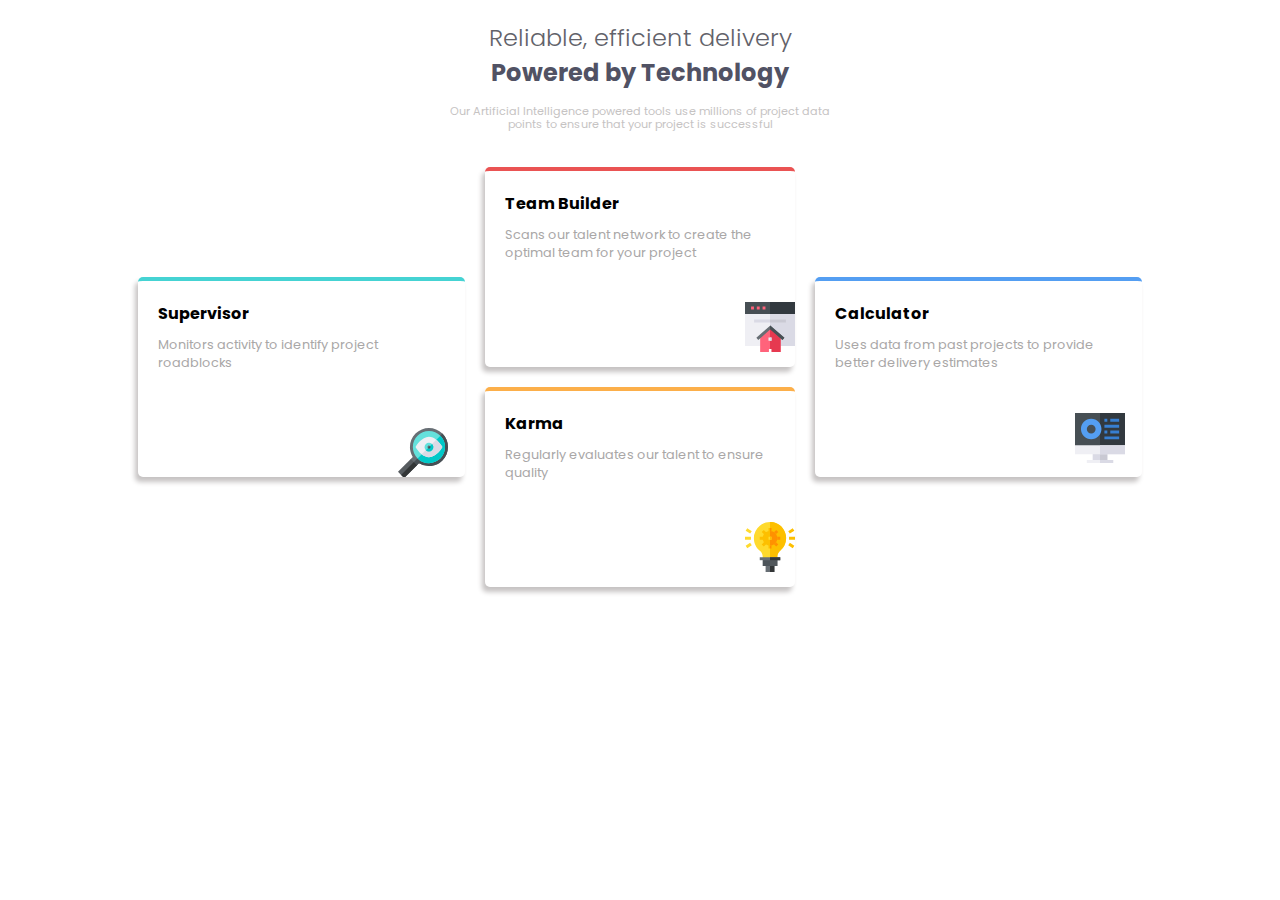
<file: four-card-feature/index.html>
<!DOCTYPE html>
<html lang="en">
<head>
  <meta charset="UTF-8">
  <meta name="viewport" content="width=device-width, initial-scale=1.0"> <!-- displays site properly based on user's device -->
  <link rel="stylesheet" href="./css/style.css" />
  <link rel="icon" type="image/png" sizes="32x32" href="./images/favicon-32x32.png">
  
  <title>Frontend Mentor | Four card feature section</title>

  <!-- Feel free to remove these styles or customise in your own stylesheet 👍 -->
  <!-- <style>
    .attribution { font-size: 11px; text-align: center; }
    .attribution a { color: hsl(228, 45%, 44%); }
  </style> -->
</head>
<body>
  
  <div class="container">
    <div class="header">
      <h2 class="top">Reliable, efficient delivery</h2>
      <h2 class="powered">Powered by Technology</h2>
  
      <p>Our Artificial Intelligence powered tools use millions of project data <br/> points 
        to ensure that your project is successful</p>
    </div>
    
    <div class="main-row">
      <div class="box first">
        <p class="box-title">Supervisor</p>
        <p class="box-sub-title">Monitors activity to identify project roadblocks</p>
        <img src="./images/icon-supervisor.svg" width="50px" height="50px" />
      </div>
      
      <div class="mid-col">
        <div class="box second">
          <p class="box-title">Team Builder</p>
          <p class="box-sub-title">Scans our talent network to create the optimal team for your project</p>
          <img src="./images/icon-team-builder.svg" width="50px" height="50px" />
        </div>
        
        <div class="box third">
          <p class="box-title">Karma</p>
          <p class="box-sub-title">Regularly evaluates our talent to ensure quality</p>
          <img src="./images/icon-karma.svg" width="50px" height="50px" />
        </div>
      </div>
      
      <div class="box fourth">
        <p class="box-title">Calculator</p>
        <p class="box-sub-title">Uses data from past projects to provide better delivery estimates</p>
        <img src="./images/icon-calculator.svg" width="50px" height="50px" />
      </div>  
    </div>
  </div>

  <!-- <footer>
    <p class="attribution">
      Challenge by <a href="https://www.frontendmentor.io?ref=challenge" target="_blank">Frontend Mentor</a>. 
      Coded by <a href="#">OlumideSamuel_ Luminous</a>.
    </p>
  </footer> -->
</body>
</html>
</file>
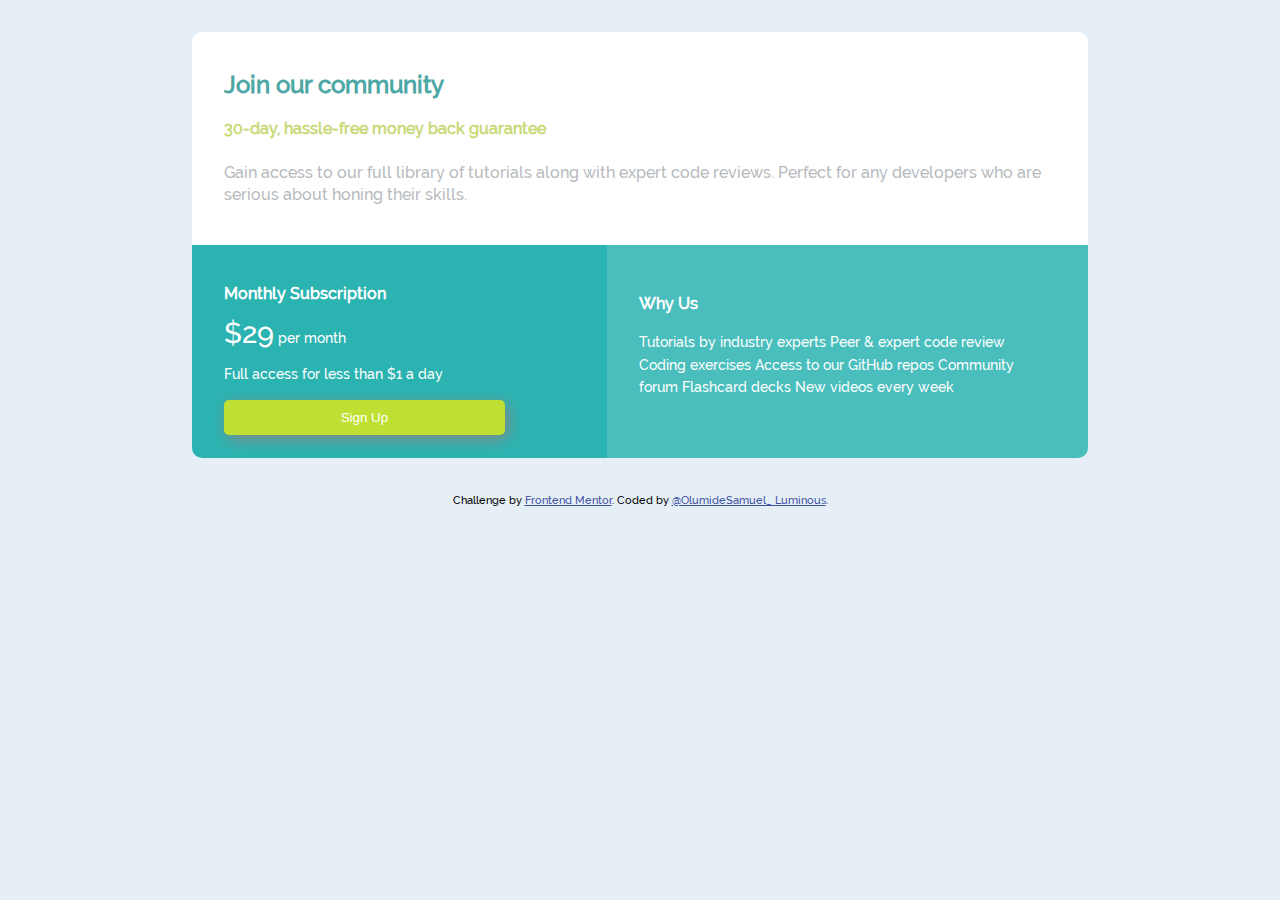
<file: single-price-grid/index.html>
<!DOCTYPE html>
<html lang="en">
<head>
  <meta charset="UTF-8">
  <meta name="viewport" content="width=device-width, initial-scale=1.0"> <!-- displays site properly based on user's device -->

  <link rel="icon" type="image/png" sizes="32x32" href="./images/favicon-32x32.png">
  <link href="css/style.css" rel="stylesheet" />
  <title>Frontend Mentor | Single Price Grid Component</title>

  <!-- Feel free to remove these styles or customise in your own stylesheet 👍 -->
  <style>
    .attribution { font-size: 11px; text-align: center; }
    .attribution a { color: hsl(228, 45%, 44%); }
  </style>
</head>
<body>

  <div class="container">
    <section class="hero">
      <h2>Join our community</h2>

      <h4>30-day, hassle-free money back guarantee</h4>

      <p>Gain access to our full library of tutorials along with expert code reviews. 
        Perfect for any developers who are serious about honing their skills.</p>
    </section>
  
  
    <div id="second-row">
      <section class="left-section">
        <h3>Monthly Subscription</h3>
    
        <p><span id="price">&dollar;29</span> per month </p>
    
        <p>Full access for less than &dollar;1 a day</p>
    
        <button>Sign Up</button>
      </section>
      
      <section class="right-section">
        <h3>Why Us</h3>
    
        <p>Tutorials by industry experts
          Peer &amp; expert code review
          Coding exercises
          Access to our GitHub repos
          Community forum
          Flashcard decks
          New videos every week</p>
      </section>
    </div>
    
  </div>
  
  
  <footer>
    <p class="attribution">
      Challenge by <a href="https://www.frontendmentor.io?ref=challenge" target="_blank">Frontend Mentor</a>. 
      Coded by <a href="#">@OlumideSamuel_ Luminous</a>.
    </p>
  </footer>
</body>
</html>
</file>
<file: four-card-feature/css/style.css>
@import url('https://fonts.googleapis.com/css2?family=Poppins&display=swap');

* {
    padding: 0px;
    margin: 0px;
    box-sizing: border-box;
}

body {
    font-family: 'Poppins', sans-serif;
}

.container {
    margin: 20px auto;
    width: 80%;
}

.header {
    text-align: center;
}

.header .top {
    font-weight: 300;
    color: #62626A;
}
.header .powered {
    font-weight: bold;
    color: #515264;
}

.header p {
    line-height: 1.2em;
    color: hsl(0, 3%, 77%);
    font-size: .7em;
    margin: 15px 0px;
} 

.main-row {
    display: flex;
    justify-content: space-between;
    align-items: center;
}

.box {
    height: 200px;
    border-radius: 5px;
    overflow: hidden;
    /* margin: 10px; */
    /* border: 1px solid black; */
}

.first, .mid-col, .fourth {
    width: 50%;
    margin: 10px;
}

.second, .third {
    width: 100%;
    margin: 10px 0;
}

.first, .second, .third, .fourth {
    padding: 20px;
    box-shadow: -3px 5px 5px hsl(0, 3%, 77%);
}

/* .main-row img {
    position: relative;
    top: 60px;
    left: 250px;
} */

.box-title {
    font-weight: bold;
    margin-bottom: 10px;
}
.box-sub-title {
    color: hsl(0, 1%, 66%);
    font-size: .8em;
}

.first {
    border-top: 4px solid hsl(180, 62%, 55%);
}
.first img {
    position: relative;
    top: 3.5em;
    left: 15em;
}

.second {
    border-top: 4px solid hsl(0, 78%, 62%);
}

.second img, .third img {
    position: relative;
    top: 2.5em;
    left: 15em;
}

.third {
    border-top: 4px solid hsl(34, 97%, 64%);
}

.fourth {
    border-top: 4px solid hsl(212, 86%, 64%);
}

.fourth img {
    position: relative;
    top: 2.6em;
    left: 15em;
}

.mid-col {
    display: flex;
    flex-direction: column;
}

@media screen and (max-width: 600px) {
    .container {
        margin: 10px auto;
        width: 90%;
    }
     .top, .powered {
        font-size: 1.3em;
    }

    .header p {
        font-size: .7em;
    }
   
    .main-row {
        display: flex;
        flex-direction: column;
        /* justify-content: space-between;
        align-items: center; */
    }

    .first, .mid-col, .fourth {
        width: 80%;
        margin: 10px;
    }
    
    .second, .third {
        width: 100%;
        margin: 10px 0;
    }

}
</file>
<file: single-price-grid/css/style.css>
@font-face {
    font-family: raleway;
    src: url("../fonts/Raleway-Medium.ttf");
}

body {
    padding: 0px;
    margin: 0px;
    box-sizing: border-box;
    font-family: raleway;
    line-height: 1.4em;
    background-color: #E6EFF6;
}

.container {
    margin: 2em auto;
    height: 100%;
    max-width: 70%;
    /* padding: 20px; */
    /* border: 1px solid black; */
    border-radius: 10px;
    overflow: hidden;
}

.hero {
    max-width: 100%;
    padding: 1.4em 2em;
    background-color: white;
    
}

.hero h2 {
    color: #4DA7A4;
}
.hero h4 {
    color: #CADA7B;
}

.hero p {
    color: #B6BABD;
}

#second-row {
    display:flex;
    width: 100%;
    justify-content: space-evenly;
    color: white;
    flex-direction: row;
}
.left-section {
    background-color: #2BB3B1;
    padding: 1.4em 2em;
    width: 100%; 
    align-items: center;
}

#second-row h3 {
    font-size: 1em;
}

#second-row p {
    font-size: .9em;
}

#price {
    font-size: 2em;
}

button {
    padding: 10px 25px;
    background-color: #BFDF32;
    color: white;
    border: 0px;
    width: 80%;
    border-radius: 5px;
    box-shadow: 3px 4px 15px #888888;
}

.right-section {
    background-color: #4ABEBD;
    padding: 2em;    
    max-width: 100%;
}

@media screen and (max-width: 600px) {
    #second-row {
        flex-direction: column;
    }

    .left-section {
        background-color: #2BB3B1;
        padding: 1.4em 2em;
        max-width: 100%; 
        align-items: center;
    }
   
}
</file>
